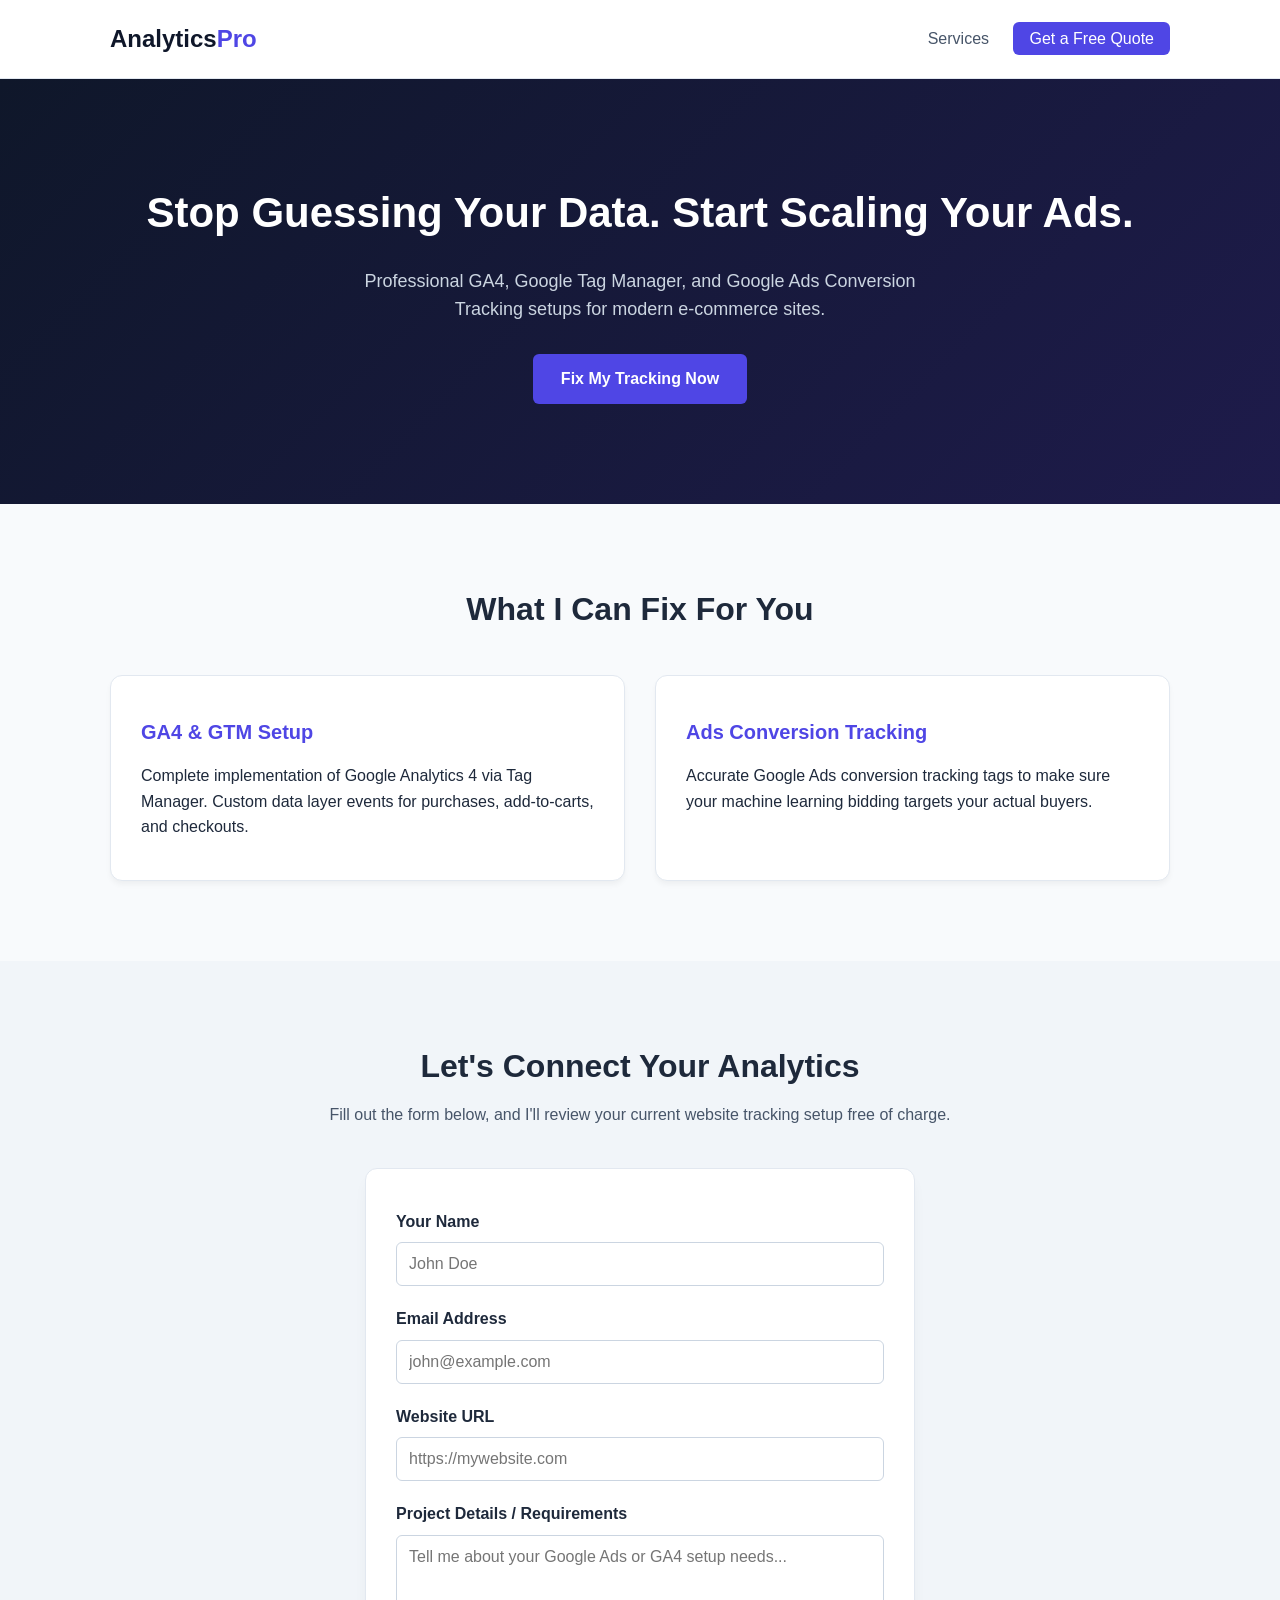
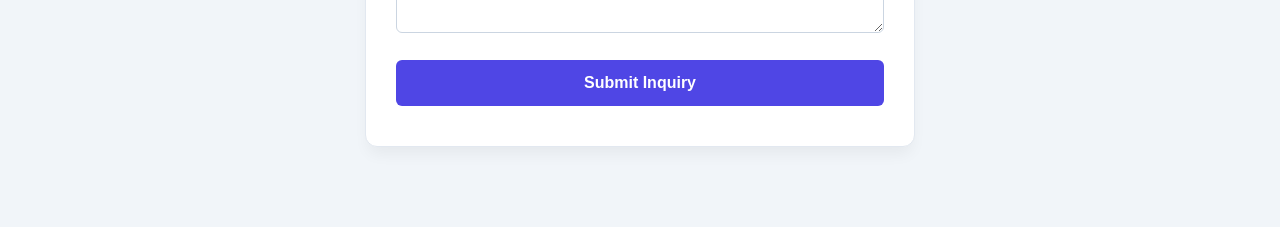
<file: index.html>
<!DOCTYPE html>
<html lang="en">
<head>
    <meta charset="UTF-8">
    <meta name="viewport" content="width=device-width, initial-scale=1.0">
    <title>Expert GA4 & Google Ads Implementation</title>
    
    <style>
        * {
            margin: 0;
            padding: 0;
            box-sizing: border-box;
            font-family: 'Segoe UI', Tahoma, Geneva, Verdana, sans-serif;
        }

        body {
            background-color: #f8fafc;
            color: #1e293b;
            line-height: 1.6;
        }

        .container {
            max-width: 1100px;
            margin: 0 auto;
            padding: 0 20px;
        }

        header {
            background: #ffffff;
            padding: 20px 0;
            border-bottom: 1px solid #e2e8f0;
            position: sticky;
            top: 0;
            z-index: 100;
        }

        header .container {
            display: flex;
            justify-content: space-between;
            align-items: center;
        }

        .logo {
            font-size: 24px;
            font-weight: 700;
            color: #0f172a;
        }

        .logo span {
            color: #4f46e5;
        }

        nav a {
            text-decoration: none;
            color: #475569;
            margin-left: 20px;
            font-weight: 500;
        }

        .btn-nav {
            background: #4f46e5;
            color: white !important;
            padding: 8px 16px;
            border-radius: 6px;
        }

        .hero {
            background: linear-gradient(135deg, #0f172a 0%, #1e1b4b 100%);
            color: white;
            padding: 100px 0;
            text-align: center;
        }

        .hero h2 {
            font-size: 42px;
            margin-bottom: 20px;
            font-weight: 800;
        }

        .hero p {
            font-size: 18px;
            color: #cbd5e1;
            max-width: 600px;
            margin: 0 auto 30px;
        }

        .btn-primary {
            display: inline-block;
            background: #4f46e5;
            color: white;
            text-decoration: none;
            padding: 12px 28px;
            border-radius: 6px;
            font-weight: 600;
        }

        .services {
            padding: 80px 0;
            text-align: center;
        }

        .services h3 {
            font-size: 32px;
            margin-bottom: 40px;
        }

        .service-grid {
            display: grid;
            grid-template-columns: repeat(auto-fit, minmax(300px, 1fr));
            gap: 30px;
        }

        .card {
            background: white;
            padding: 40px 30px;
            border-radius: 12px;
            border: 1px solid #e2e8f0;
            text-align: left;
            box-shadow: 0 4px 6px -1px rgba(0,0,0,0.05);
        }

        .card h4 {
            font-size: 20px;
            margin-bottom: 15px;
            color: #4f46e5;
        }

        .contact {
            background: #f1f5f9;
            padding: 80px 0;
            text-align: center;
        }

        .contact h3 {
            font-size: 32px;
            margin-bottom: 10px;
        }

        .contact p {
            margin-bottom: 40px;
            color: #475569;
        }

        .form-wrapper {
            background: white;
            width: 100%;
            max-width: 550px;
            margin: 0 auto;
            padding: 40px 30px;
            border-radius: 12px;
            border: 1px solid #e2e8f0;
            box-shadow: 0 10px 15px -3px rgba(0,0,0,0.05);
            text-align: left;
        }

        .form-group {
            margin-bottom: 20px;
        }

        .form-group label {
            display: block;
            font-weight: 600;
            margin-bottom: 8px;
            color: #1e293b;
        }

        .form-group input, .form-group textarea {
            width: 100%;
            padding: 12px;
            border: 1px solid #cbd5e1;
            border-radius: 6px;
            font-size: 16px;
            color: #334155;
        }

        .form-group input:focus, .form-group textarea:focus {
            outline: none;
            border-color: #4f46e5;
            box-shadow: 0 0 0 3px rgba(79, 70, 229, 0.1);
        }

        .submit-btn {
            width: 100%;
            background: #4f46e5;
            color: white;
            border: none;
            padding: 14px;
            font-size: 16px;
            font-weight: 600;
            border-radius: 6px;
            cursor: pointer;
            transition: background 0.2s;
        }

        .submit-btn:hover {
            background: #4338ca;
        }
    </style>
</head>
<body>

    <header>
        <div class="container">
            <h1 class="logo">Analytics<span>Pro</span></h1>
            <nav>
                <a href="#services">Services</a>
                <a href="#contact" class="btn-nav">Get a Free Quote</a>
            </nav>
        </div>
    </header>

    <section class="hero">
        <div class="container">
            <h2>Stop Guessing Your Data. Start Scaling Your Ads.</h2>
            <p>Professional GA4, Google Tag Manager, and Google Ads Conversion Tracking setups for modern e-commerce sites.</p>
            <a href="#contact" class="btn-primary">Fix My Tracking Now</a>
        </div>
    </section>

    <section id="services" class="services">
        <div class="container">
            <h3>What I Can Fix For You</h3>
            <div class="service-grid">
                <div class="card">
                    <h4>GA4 & GTM Setup</h4>
                    <p>Complete implementation of Google Analytics 4 via Tag Manager. Custom data layer events for purchases, add-to-carts, and checkouts.</p>
                </div>
                <div class="card">
                    <h4>Ads Conversion Tracking</h4>
                    <p>Accurate Google Ads conversion tracking tags to make sure your machine learning bidding targets your actual buyers.</p>
                </div>
            </div>
        </div>
    </section>

    <section id="contact" class="contact">
        <div class="container">
            <h3>Let's Connect Your Analytics</h3>
            <p>Fill out the form below, and I'll review your current website tracking setup free of charge.</p>
            
            <div class="form-wrapper">
                <form id="inquiryForm">
                    <div class="form-group">
                        <label for="name">Your Name</label>
                        <input type="text" id="name" name="name" placeholder="John Doe" required>
                    </div>
                    
                    <div class="form-group">
                        <label for="email">Email Address</label>
                        <input type="email" id="email" name="email" placeholder="john@example.com" required>
                    </div>
                    
                    <div class="form-group">
                        <label for="website">Website URL</label>
                        <input type="url" id="website" name="website" placeholder="https://mywebsite.com" required>
                    </div>
                    
                    <div class="form-group">
                        <label for="message">Project Details / Requirements</label>
                        <textarea id="message" name="message" rows="4" placeholder="Tell me about your Google Ads or GA4 setup needs..." required></textarea>
                    </div>
                    
                    <button type="submit" class="submit-btn">Submit Inquiry</button>
                </form>
            </div>
        </div>
    </section>

    <!-- JavaScript pipeline tracking scripts handling execution loops -->
    <script>
        document.getElementById('inquiryForm').addEventListener('submit', function(e) {
            e.preventDefault();
            
            const submitBtn = document.querySelector('.submit-btn');
            submitBtn.textContent = 'Sending...';
            submitBtn.disabled = true;

            // Your live Apps Script endpoint web app URL
            const googleScriptUrl = 'https://script.google.com/macros/s/AKfycbxY4gWwkdi8ZQ3ARaMmA8W9D9lKQLuCIrR_Lcov5-Ix828pU7wrFqT4pdf_QKJUqcrJwA/exec';

            const formData = new URLSearchParams(new FormData(this));
            
            fetch(googleScriptUrl, {
                method: 'POST',
                body: formData,
                headers: {
                    'Content-Type': 'application/x-www-form-urlencoded'
                }
            })
            .then(response => {
                // Instantly redirect on any completion signal to prioritize conversion capture paths
                window.location.href = 'thank-you.html';
            })
            .catch(error => {
                // Fallback catch parameters to guarantee the user arrives at the destination route
                window.location.href = 'thank-you.html';
            });
        });
    </script>

</body>
</html>
</file>
